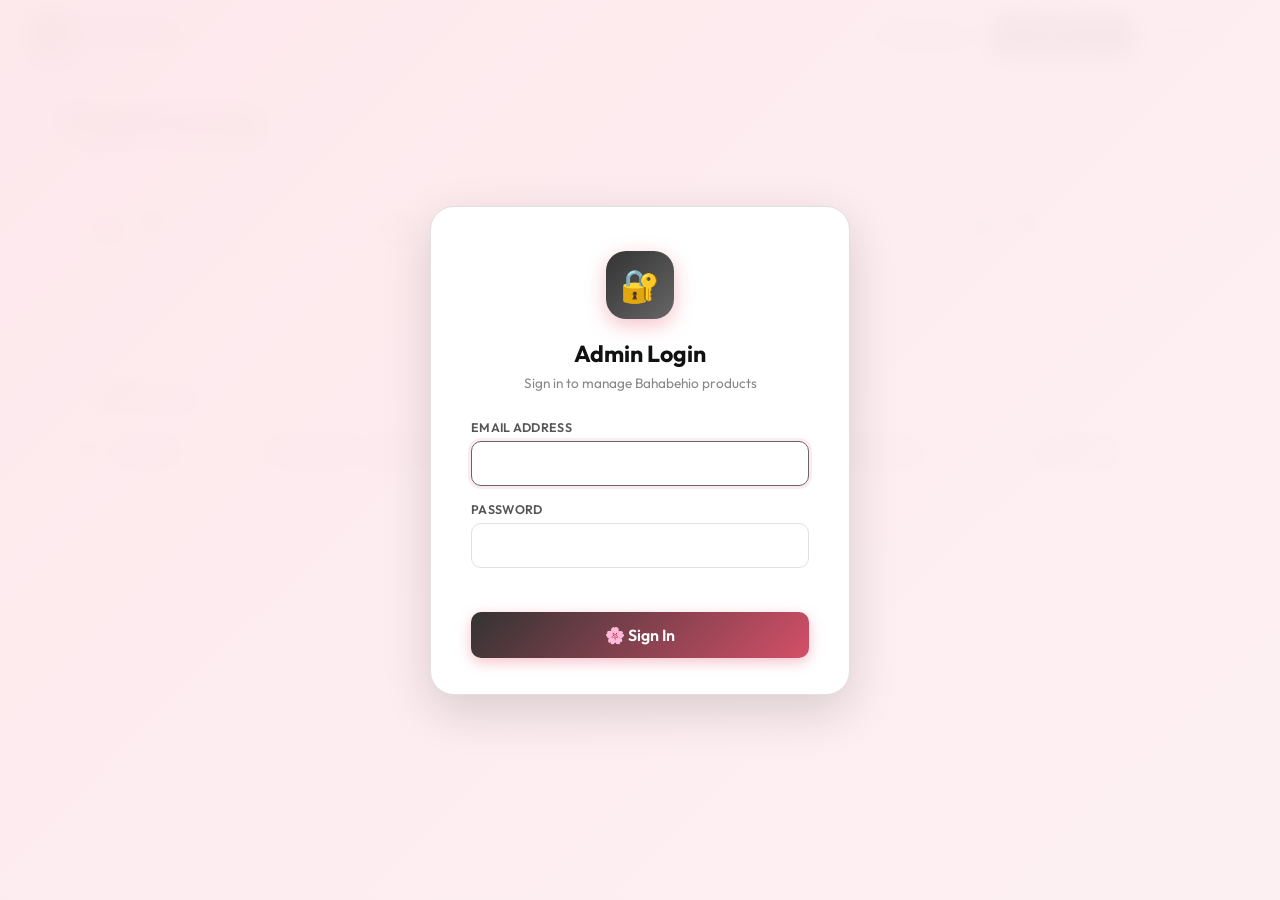
<file: admin.html>
<!DOCTYPE html>
<html lang="en" dir="ltr">

<head>
  <meta charset="UTF-8" />
  <meta name="viewport" content="width=device-width, initial-scale=1.0" />
  <title>Bahabehio — Product Dashboard</title>
  <meta name="description" content="Admin product management dashboard for Bahabehio skincare brand." />
  <link rel="preconnect" href="https://fonts.googleapis.com" />
  <link rel="preconnect" href="https://fonts.gstatic.com" crossorigin />
  <link
    href="https://fonts.googleapis.com/css2?family=Outfit:wght@300;400;500;600;700&family=Tajawal:wght@300;400;500;700&display=swap"
    rel="stylesheet" />

  <style>
    /* ── Reset & Tokens ─────────────────────────────────────────── */
    *,
    *::before,
    *::after {
      box-sizing: border-box;
      margin: 0;
      padding: 0;
    }

    :root {
      --rose: #333333;
      --rose-light: #666666;
      --rose-pale: #e6e6e6;
      --blush: #f4f4f5;
      --gold: #555555;
      --gold-light: #d4d4d4;
      --white: #ffffff;
      --surface: #ffffff;
      --border: #e0e0e0;
      --text-dark: #111111;
      --text-mid: #555555;
      --text-soft: #888888;
      --shadow-sm: 0 2px 8px rgba(0, 0, 0, 0.05);
      --shadow-md: 0 6px 24px rgba(0, 0, 0, 0.1);
      --shadow-lg: 0 16px 48px rgba(0, 0, 0, 0.15);
      --radius-sm: 10px;
      --radius-md: 16px;
      --radius-lg: 24px;
      --font-en: 'Outfit', sans-serif;
      --font-ar: 'Tajawal', sans-serif;
      --transition: .22s cubic-bezier(.4, 0, .2, 1);
    }

    html {
      scroll-behavior: smooth;
    }

    body {
      font-family: var(--font-en);
      background: var(--blush);
      color: var(--text-dark);
      min-height: 100vh;
      background-image:
        radial-gradient(ellipse 60% 40% at 10% 0%, rgba(100, 100, 100, .07) 0%, transparent 70%),
        radial-gradient(ellipse 50% 35% at 90% 100%, rgba(150, 150, 150, .06) 0%, transparent 70%);
    }

    /* ── Scrollbar ──────────────────────────────────────────────── */
    ::-webkit-scrollbar {
      width: 6px;
    }

    ::-webkit-scrollbar-track {
      background: var(--blush);
    }

    ::-webkit-scrollbar-thumb {
      background: var(--rose-light);
      border-radius: 99px;
    }

    /* ── Header ─────────────────────────────────────────────────── */
    .site-header {
      position: sticky;
      top: 0;
      z-index: 100;
      background: rgba(255, 255, 255, 0.82);
      backdrop-filter: blur(18px);
      -webkit-backdrop-filter: blur(18px);
      border-bottom: 1.5px solid var(--border);
      box-shadow: var(--shadow-sm);
      padding: 0 32px;
      height: 72px;
      display: flex;
      align-items: center;
      justify-content: space-between;
      gap: 16px;
    }

    .brand {
      display: flex;
      align-items: center;
      gap: 12px;
      text-decoration: none;
    }

    .brand-icon {
      width: 42px;
      height: 42px;
      background: linear-gradient(135deg, var(--rose) 0%, var(--rose-light) 100%);
      border-radius: 12px;
      display: flex;
      align-items: center;
      justify-content: center;
      font-size: 20px;
      box-shadow: 0 4px 12px rgba(0, 0, 0, .15);
      flex-shrink: 0;
    }

    .brand-text {
      display: flex;
      flex-direction: column;
      line-height: 1.1;
    }

    .brand-name {
      font-size: 1.25rem;
      font-weight: 700;
      color: var(--rose);
      letter-spacing: -.3px;
    }

    .brand-sub {
      font-size: .68rem;
      font-weight: 400;
      color: var(--text-soft);
      letter-spacing: .8px;
      text-transform: uppercase;
    }

    .header-right {
      display: flex;
      align-items: center;
      gap: 14px;
    }

    .badge {
      display: inline-flex;
      align-items: center;
      gap: 6px;
      padding: 6px 14px;
      background: var(--rose-pale);
      border: 1.5px solid var(--rose-light);
      border-radius: 99px;
      font-size: .82rem;
      font-weight: 600;
      color: var(--rose);
    }

    .badge-dot {
      width: 7px;
      height: 7px;
      background: var(--rose);
      border-radius: 50%;
      animation: pulse 2s ease-in-out infinite;
    }

    @keyframes pulse {

      0%,
      100% {
        opacity: 1;
        transform: scale(1);
      }

      50% {
        opacity: .5;
        transform: scale(.7);
      }
    }

    /* ── Buttons ─────────────────────────────────────────────────── */
    .btn {
      display: inline-flex;
      align-items: center;
      gap: 7px;
      padding: 10px 22px;
      border: none;
      border-radius: var(--radius-sm);
      font-family: var(--font-en);
      font-size: .88rem;
      font-weight: 600;
      cursor: pointer;
      transition: var(--transition);
      white-space: nowrap;
    }

    .btn:active {
      transform: scale(.97);
    }

    .btn-primary {
      background: linear-gradient(135deg, var(--rose) 0%, #111111 100%);
      color: var(--white);
      box-shadow: 0 4px 14px rgba(0, 0, 0, .20);
    }

    .btn-primary:hover {
      box-shadow: 0 6px 20px rgba(0, 0, 0, .30);
      transform: translateY(-1px);
    }

    .btn-edit {
      background: var(--gold-light);
      color: var(--gold);
      border: 1.5px solid var(--border);
      padding: 7px 14px;
      font-size: .8rem;
      border-radius: 8px;
    }

    .btn-edit:hover {
      background: var(--gold);
      color: var(--white);
      border-color: var(--gold);
      transform: translateY(-1px);
    }

    .btn-delete {
      background: #f5f5f5;
      color: #555555;
      border: 1.5px solid var(--border);
      padding: 7px 14px;
      font-size: .8rem;
      border-radius: 8px;
    }

    .btn-delete:hover {
      background: #e0e0e0;
      color: #111111;
      border-color: #cccccc;
      transform: translateY(-1px);
    }

    .btn-ghost {
      background: transparent;
      color: var(--text-mid);
      border: 1.5px solid var(--border);
    }

    .btn-ghost:hover {
      background: var(--rose-pale);
      border-color: var(--rose-light);
      color: var(--rose);
    }

    /* ── Main Layout ─────────────────────────────────────────────── */
    .main {
      max-width: 1200px;
      margin: 0 auto;
      padding: 32px 24px 60px;
    }

    /* ── Page Title Bar ──────────────────────────────────────────── */
    .page-titlebar {
      display: flex;
      align-items: flex-end;
      justify-content: space-between;
      flex-wrap: wrap;
      gap: 16px;
      margin-bottom: 28px;
    }

    .page-title {
      font-size: 1.65rem;
      font-weight: 700;
      color: var(--text-dark);
      letter-spacing: -.4px;
    }

    .page-title span {
      color: var(--rose);
    }

    .page-sub {
      font-size: .85rem;
      color: var(--text-soft);
      margin-top: 4px;
    }

    /* ── Search Bar ──────────────────────────────────────────────── */
    .search-wrap {
      position: relative;
      margin-bottom: 24px;
    }

    .search-icon {
      position: absolute;
      left: 16px;
      top: 50%;
      transform: translateY(-50%);
      color: var(--text-soft);
      font-size: 1rem;
      pointer-events: none;
    }

    #searchInput {
      width: 100%;
      padding: 13px 18px 13px 44px;
      background: var(--white);
      border: 1.5px solid var(--border);
      border-radius: var(--radius-md);
      font-family: var(--font-en);
      font-size: .95rem;
      color: var(--text-dark);
      box-shadow: var(--shadow-sm);
      transition: var(--transition);
      outline: none;
    }

    #searchInput::placeholder {
      color: var(--text-soft);
    }

    #searchInput:focus {
      border-color: var(--rose-light);
      box-shadow: 0 0 0 4px rgba(0, 0, 0, .05), var(--shadow-sm);
    }

    .search-clear {
      position: absolute;
      right: 14px;
      top: 50%;
      transform: translateY(-50%);
      background: var(--rose-pale);
      border: none;
      color: var(--rose);
      width: 26px;
      height: 26px;
      border-radius: 50%;
      cursor: pointer;
      font-size: .9rem;
      display: none;
      align-items: center;
      justify-content: center;
      transition: var(--transition);
    }

    .search-clear:hover {
      background: var(--rose);
      color: var(--white);
    }

    .search-clear.visible {
      display: flex;
    }

    /* ── Stats Row ───────────────────────────────────────────────── */
    .stats-row {
      display: grid;
      grid-template-columns: repeat(auto-fit, minmax(160px, 1fr));
      gap: 14px;
      margin-bottom: 28px;
    }

    .stat-card {
      background: var(--white);
      border: 1.5px solid var(--border);
      border-radius: var(--radius-md);
      padding: 18px 20px;
      box-shadow: var(--shadow-sm);
      display: flex;
      align-items: center;
      gap: 14px;
      transition: var(--transition);
    }

    .stat-card:hover {
      box-shadow: var(--shadow-md);
      transform: translateY(-2px);
    }

    .stat-icon {
      width: 44px;
      height: 44px;
      border-radius: 12px;
      display: flex;
      align-items: center;
      justify-content: center;
      font-size: 1.25rem;
      flex-shrink: 0;
    }

    .stat-icon.rose {
      background: var(--rose-pale);
    }

    .stat-icon.gold {
      background: var(--gold-light);
    }

    .stat-icon.green {
      background: #f0f0f0;
    }

    .stat-val {
      font-size: 1.5rem;
      font-weight: 700;
      color: var(--text-dark);
      line-height: 1;
    }

    .stat-lbl {
      font-size: .75rem;
      color: var(--text-soft);
      margin-top: 3px;
      font-weight: 500;
    }

    /* ── Table Card ──────────────────────────────────────────────── */
    .table-card {
      background: var(--white);
      border: 1.5px solid var(--border);
      border-radius: var(--radius-lg);
      box-shadow: var(--shadow-md);
      overflow: hidden;
    }

    .table-header-bar {
      display: flex;
      align-items: center;
      justify-content: space-between;
      padding: 18px 24px;
      border-bottom: 1.5px solid var(--border);
      background: linear-gradient(90deg, rgba(240, 240, 240, .8) 0%, var(--white) 100%);
    }

    .table-title {
      font-size: 1rem;
      font-weight: 600;
      color: var(--text-dark);
    }

    .table-count {
      font-size: .8rem;
      color: var(--text-soft);
    }

    .table-wrapper {
      overflow-x: auto;
    }

    table {
      width: 100%;
      border-collapse: collapse;
      font-size: .875rem;
    }

    thead tr {
      background: var(--rose-pale);
    }

    thead th {
      padding: 14px 16px;
      text-align: left;
      font-weight: 600;
      font-size: .78rem;
      letter-spacing: .5px;
      text-transform: uppercase;
      color: var(--rose);
      white-space: nowrap;
      border-bottom: 1.5px solid var(--border);
    }

    thead th:first-child {
      border-radius: 0;
    }

    tbody tr {
      border-bottom: 1px solid var(--border);
      transition: var(--transition);
    }

    tbody tr:last-child {
      border-bottom: none;
    }

    tbody tr:hover {
      background: var(--blush);
    }

    td {
      padding: 12px 16px;
      vertical-align: middle;
      color: var(--text-dark);
    }

    .td-num {
      width: 44px;
      font-size: .8rem;
      font-weight: 600;
      color: var(--text-soft);
    }

    .prod-img-wrap {
      width: 52px;
      height: 52px;
      border-radius: 10px;
      overflow: hidden;
      border: 2px solid var(--border);
      flex-shrink: 0;
      background: var(--blush);
    }

    .prod-img-wrap img {
      width: 100%;
      height: 100%;
      object-fit: cover;
      transition: var(--transition);
    }

    tbody tr:hover .prod-img-wrap img {
      transform: scale(1.08);
    }

    .img-placeholder {
      width: 100%;
      height: 100%;
      display: flex;
      align-items: center;
      justify-content: center;
      font-size: 1.4rem;
      background: var(--rose-pale);
    }

    .name-en {
      font-weight: 600;
      color: var(--text-dark);
    }

    .name-ar {
      font-family: var(--font-ar);
      font-size: .82rem;
      color: var(--text-soft);
      margin-top: 2px;
      direction: rtl;
    }

    .price-badge {
      display: inline-flex;
      align-items: center;
      gap: 3px;
      padding: 4px 10px;
      background: var(--gold-light);
      color: var(--gold);
      border-radius: 99px;
      font-size: .82rem;
      font-weight: 700;
      white-space: nowrap;
    }

    .actions-cell {
      display: flex;
      gap: 7px;
      align-items: center;
      flex-wrap: wrap;
    }

    /* ── Empty / No results ──────────────────────────────────────── */
    .empty-state {
      display: none;
      flex-direction: column;
      align-items: center;
      justify-content: center;
      padding: 56px 24px;
      gap: 12px;
    }

    .empty-state.visible {
      display: flex;
    }

    .empty-emoji {
      font-size: 3rem;
    }

    .empty-title {
      font-size: 1.1rem;
      font-weight: 600;
      color: var(--text-mid);
    }

    .empty-sub {
      font-size: .85rem;
      color: var(--text-soft);
    }

    /* ── Modal Backdrop ──────────────────────────────────────────── */
    .modal-backdrop {
      position: fixed;
      inset: 0;
      background: rgba(30, 30, 30, .4);
      backdrop-filter: blur(6px);
      -webkit-backdrop-filter: blur(6px);
      z-index: 200;
      display: flex;
      align-items: center;
      justify-content: center;
      padding: 20px;
      opacity: 0;
      pointer-events: none;
      transition: opacity var(--transition);
    }

    .modal-backdrop.open {
      opacity: 1;
      pointer-events: all;
    }

    .modal {
      background: var(--white);
      border-radius: var(--radius-lg);
      box-shadow: var(--shadow-lg);
      width: 100%;
      max-width: 560px;
      max-height: 92vh;
      overflow-y: auto;
      transform: translateY(30px) scale(.97);
      transition: transform var(--transition);
      border: 1.5px solid var(--border);
    }

    .modal-backdrop.open .modal {
      transform: translateY(0) scale(1);
    }

    .modal-header {
      display: flex;
      align-items: center;
      justify-content: space-between;
      padding: 22px 28px 18px;
      border-bottom: 1.5px solid var(--border);
      background: linear-gradient(135deg, var(--rose-pale) 0%, var(--white) 100%);
      border-radius: var(--radius-lg) var(--radius-lg) 0 0;
    }

    .modal-title {
      font-size: 1.1rem;
      font-weight: 700;
      color: var(--text-dark);
      display: flex;
      align-items: center;
      gap: 10px;
    }

    .modal-title-icon {
      width: 36px;
      height: 36px;
      background: linear-gradient(135deg, var(--rose), var(--rose-light));
      border-radius: 10px;
      display: flex;
      align-items: center;
      justify-content: center;
      font-size: 1rem;
      color: var(--white);
    }

    .modal-close {
      width: 34px;
      height: 34px;
      background: none;
      border: 1.5px solid var(--border);
      border-radius: 50%;
      cursor: pointer;
      color: var(--text-soft);
      font-size: 1rem;
      display: flex;
      align-items: center;
      justify-content: center;
      transition: var(--transition);
    }

    .modal-close:hover {
      background: var(--rose);
      color: var(--white);
      border-color: var(--rose);
    }

    .modal-body {
      padding: 24px 28px;
    }

    /* ── Form ────────────────────────────────────────────────────── */
    .form-grid {
      display: grid;
      grid-template-columns: 1fr 1fr;
      gap: 16px;
    }

    .form-group {
      display: flex;
      flex-direction: column;
      gap: 6px;
    }

    .form-group.full {
      grid-column: 1 / -1;
    }

    label {
      font-size: .78rem;
      font-weight: 600;
      color: var(--text-mid);
      letter-spacing: .3px;
      text-transform: uppercase;
    }

    .form-input,
    .form-textarea {
      padding: 11px 14px;
      background: var(--surface);
      border: 1.5px solid var(--border);
      border-radius: var(--radius-sm);
      font-family: var(--font-en);
      font-size: .9rem;
      color: var(--text-dark);
      outline: none;
      transition: var(--transition);
    }

    .form-textarea {
      resize: vertical;
      min-height: 90px;
      line-height: 1.5;
    }

    .form-input:focus,
    .form-textarea:focus {
      border-color: var(--rose-light);
      background: var(--white);
      box-shadow: 0 0 0 3px rgba(232, 99, 122, .10);
    }

    .form-input.ar,
    .form-textarea.ar {
      font-family: var(--font-ar);
      direction: rtl;
    }

    .img-preview-wrap {
      display: flex;
      align-items: center;
      gap: 12px;
      margin-top: 8px;
    }

    #imgPreview {
      width: 56px;
      height: 56px;
      border-radius: 10px;
      object-fit: cover;
      border: 2px solid var(--border);
      display: none;
      background: var(--blush);
    }

    #imgPreview.visible {
      display: block;
    }

    .modal-footer {
      display: flex;
      justify-content: flex-end;
      gap: 10px;
      padding: 18px 28px 24px;
      border-top: 1.5px solid var(--border);
    }

    /* ── Confirm Dialog ──────────────────────────────────────────── */
    .confirm-box {
      background: var(--white);
      border-radius: var(--radius-lg);
      box-shadow: var(--shadow-lg);
      width: 100%;
      max-width: 380px;
      padding: 32px 28px 24px;
      text-align: center;
      transform: scale(.9);
      transition: transform var(--transition);
      border: 1.5px solid var(--border);
    }

    .modal-backdrop.open .confirm-box {
      transform: scale(1);
    }

    .confirm-icon {
      font-size: 3rem;
      margin-bottom: 14px;
    }

    .confirm-title {
      font-size: 1.15rem;
      font-weight: 700;
      color: var(--text-dark);
      margin-bottom: 8px;
    }

    .confirm-msg {
      font-size: .88rem;
      color: var(--text-soft);
      margin-bottom: 24px;
      line-height: 1.5;
    }

    .confirm-actions {
      display: flex;
      gap: 10px;
      justify-content: center;
    }

    /* ── Toast ───────────────────────────────────────────────────── */
    .toast-container {
      position: fixed;
      bottom: 28px;
      right: 28px;
      z-index: 500;
      display: flex;
      flex-direction: column;
      gap: 10px;
      pointer-events: none;
    }

    .toast {
      display: flex;
      align-items: center;
      gap: 10px;
      padding: 13px 20px;
      background: var(--text-dark);
      color: var(--white);
      border-radius: var(--radius-sm);
      font-size: .875rem;
      font-weight: 500;
      box-shadow: var(--shadow-md);
      transform: translateX(110%);
      transition: transform .35s cubic-bezier(.4, 0, .2, 1);
      min-width: 220px;
      max-width: 320px;
    }

    .toast.show {
      transform: translateX(0);
    }

    .toast.success {
      border-left: 4px solid #55c78d;
    }

    .toast.error {
      border-left: 4px solid #e05370;
    }

    .toast.info {
      border-left: 4px solid var(--rose-light);
    }

    /* ── Responsive ──────────────────────────────────────────────── */
    @media (max-width: 768px) {
      .site-header {
        padding: 0 18px;
        height: 64px;
      }

      .brand-sub,
      .badge {
        display: none;
      }

      .main {
        padding: 20px 14px 48px;
      }

      .page-titlebar {
        gap: 10px;
      }

      .page-title {
        font-size: 1.3rem;
      }

      .stats-row {
        grid-template-columns: 1fr 1fr;
      }

      thead th:nth-child(4),
      td:nth-child(4) {
        display: none;
      }

      /* hide AR col on small screens */
      .form-grid {
        grid-template-columns: 1fr;
      }

      .modal-body,
      .modal-header,
      .modal-footer {
        padding-left: 18px;
        padding-right: 18px;
      }

      .toast-container {
        right: 14px;
        bottom: 14px;
      }
    }

    @media (max-width: 480px) {

      thead th:nth-child(3),
      td:nth-child(3) {
        display: none;
      }

      /* hide EN col on very small */
    }

    /* ── Login Overlay ───────────────────────────────────────────── */
    .login-overlay {
      position: fixed;
      inset: 0;
      background: linear-gradient(135deg, rgba(253, 232, 236, .97) 0%, rgba(253, 240, 243, .97) 100%);
      backdrop-filter: blur(12px);
      -webkit-backdrop-filter: blur(12px);
      z-index: 999;
      display: flex;
      align-items: center;
      justify-content: center;
      padding: 20px;
      transition: opacity .35s ease;
    }

    .login-overlay.hidden {
      opacity: 0;
      pointer-events: none;
    }

    .login-card {
      background: var(--white);
      border-radius: var(--radius-lg);
      box-shadow: var(--shadow-lg);
      border: 1.5px solid var(--border);
      width: 100%;
      max-width: 420px;
      padding: 44px 40px 36px;
      text-align: center;
      animation: slideUp .45s cubic-bezier(.4, 0, .2, 1);
    }

    @keyframes slideUp {
      from {
        transform: translateY(40px);
        opacity: 0;
      }

      to {
        transform: translateY(0);
        opacity: 1;
      }
    }

    .login-icon {
      width: 68px;
      height: 68px;
      background: linear-gradient(135deg, var(--rose) 0%, var(--rose-light) 100%);
      border-radius: 20px;
      display: flex;
      align-items: center;
      justify-content: center;
      font-size: 2rem;
      margin: 0 auto 20px;
      box-shadow: 0 6px 20px rgba(232, 99, 122, .40);
    }

    .login-title {
      font-size: 1.45rem;
      font-weight: 700;
      color: var(--text-dark);
      margin-bottom: 6px;
    }

    .login-sub {
      font-size: .85rem;
      color: var(--text-soft);
      margin-bottom: 28px;
    }

    .login-form {
      text-align: left;
    }

    .login-field {
      margin-bottom: 16px;
    }

    .login-field label {
      display: block;
      font-size: .78rem;
      font-weight: 600;
      color: var(--text-mid);
      letter-spacing: .3px;
      text-transform: uppercase;
      margin-bottom: 6px;
    }

    .login-field input {
      width: 100%;
      padding: 12px 16px;
      background: var(--surface);
      border: 1.5px solid var(--border);
      border-radius: var(--radius-sm);
      font-family: var(--font-en);
      font-size: .95rem;
      color: var(--text-dark);
      outline: none;
      transition: var(--transition);
    }

    .login-field input:focus {
      border-color: var(--rose-light);
      background: var(--white);
      box-shadow: 0 0 0 3px rgba(232, 99, 122, .12);
    }

    .login-btn {
      width: 100%;
      padding: 13px;
      margin-top: 8px;
      background: linear-gradient(135deg, var(--rose) 0%, #d44f68 100%);
      color: var(--white);
      border: none;
      border-radius: var(--radius-sm);
      font-family: var(--font-en);
      font-size: 1rem;
      font-weight: 600;
      cursor: pointer;
      transition: var(--transition);
      box-shadow: 0 4px 14px rgba(232, 99, 122, .40);
    }

    .login-btn:hover {
      box-shadow: 0 6px 20px rgba(232, 99, 122, .55);
      transform: translateY(-1px);
    }

    .login-error {
      color: #e05370;
      font-size: .82rem;
      margin-top: 10px;
      min-height: 20px;
      font-weight: 500;
    }

    .btn-logout {
      background: #fff0f2;
      color: #e05370;
      border: 1.5px solid rgba(224, 83, 112, .25);
      padding: 8px 18px;
      border-radius: var(--radius-sm);
      font-family: var(--font-en);
      font-size: .83rem;
      font-weight: 600;
      cursor: pointer;
      transition: var(--transition);
    }

    .btn-logout:hover {
      background: #e05370;
      color: var(--white);
      border-color: #e05370;
    }
  </style>
</head>

<body>

  <!-- Database layer and shared product store -->
  <script src="db.js"></script>
  <script src="products.js"></script>

  <!-- ════════════════════════════════════ LOGIN OVERLAY ══════════════ -->
  <div class="login-overlay" id="loginOverlay">
    <div class="login-card">
      <div class="login-icon">🔐</div>
      <div class="login-title">Admin Login</div>
      <div class="login-sub">Sign in to manage Bahabehio products</div>
      <form class="login-form" onsubmit="handleLogin(event)" novalidate>
        <div class="login-field">
          <label for="loginEmail">Email Address</label>
          <input type="email" id="loginEmail" autocomplete="email" required />
        </div>
        <div class="login-field">
          <label for="loginPassword">Password</label>
          <input type="password" id="loginPassword" autocomplete="current-password" required />
        </div>
        <div class="login-error" id="loginError"></div>
        <button type="submit" class="login-btn">🌸 Sign In</button>
      </form>
    </div>
  </div>

  <!-- ════════════════════════════════════ HEADER ═══════════════════════ -->
  <header class="site-header">
    <a class="brand" href="index.html">
      <div class="brand-icon">🌸</div>
      <div class="brand-text">
        <span class="brand-name">Bahabehio</span>
        <span class="brand-sub">Admin Dashboard</span>
      </div>
    </a>
    <div class="header-right">
      <div class="badge" id="headerBadge">
        <div class="badge-dot"></div>
        <span id="headerCount">0</span> Products
      </div>
      <button class="btn btn-primary" id="addProductBtn" onclick="openAddModal()">
        ＋ Add Product
      </button>
      <button class="btn-logout" onclick="handleLogout()" title="Sign out">🚪 Logout</button>
    </div>
  </header>

  <!-- ════════════════════════════════════ MAIN ════════════════════════ -->
  <main class="main">

    <!-- Page Title -->
    <div class="page-titlebar">
      <div>
        <h1 class="page-title">Product <span>Catalog</span></h1>
        <p class="page-sub">Manage your skincare products — add, edit, or remove items</p>
      </div>
    </div>

    <!-- Stats -->
    <div class="stats-row" id="statsRow">
      <div class="stat-card">
        <div class="stat-icon rose">🛍️</div>
        <div>
          <div class="stat-val" id="statTotal">11</div>
          <div class="stat-lbl">Total Products</div>
        </div>
      </div>
      <div class="stat-card">
        <div class="stat-icon gold">💰</div>
        <div>
          <div class="stat-val" id="statAvg">—</div>
          <div class="stat-lbl">Avg Price (LE)</div>
        </div>
      </div>
      <div class="stat-card">
        <div class="stat-icon green">📈</div>
        <div>
          <div class="stat-val" id="statMax">—</div>
          <div class="stat-lbl">Highest Price</div>
        </div>
      </div>
      <div class="stat-card">
        <div class="stat-icon rose">🔍</div>
        <div>
          <div class="stat-val" id="statFiltered">11</div>
          <div class="stat-lbl">Showing</div>
        </div>
      </div>
    </div>

    <!-- Search -->
    <div class="search-wrap">
      <span class="search-icon">🔍</span>
      <input type="text" id="searchInput" placeholder="Search products by English or Arabic name…"
        oninput="onSearch(this.value)" autocomplete="off" />
      <button class="search-clear" id="searchClear" onclick="clearSearch()" title="Clear search">✕</button>
    </div>

    <!-- Table Card -->
    <div class="table-card">
      <div class="table-header-bar">
        <div class="table-title">🌿 All Products</div>
        <div class="table-count" id="tableCount">Showing all 11 products</div>
      </div>

      <div class="table-wrapper">
        <table id="productTable">
          <thead>
            <tr>
              <th class="td-num">#</th>
              <th>Image</th>
              <th>Name (EN) — الاسم (AR)</th>
              <th>Name (AR)</th>
              <th>Price (LE)</th>
              <th>Actions</th>
            </tr>
          </thead>
          <tbody id="productTbody"></tbody>
        </table>

        <!-- Empty State -->
        <div class="empty-state" id="emptyState">
          <div class="empty-emoji">🌸</div>
          <div class="empty-title">No products found</div>
          <div class="empty-sub">Try a different search term or add a new product.</div>
        </div>
      </div>
    </div>

  </main>

  <!-- ════════════════════════════════════ ADD / EDIT MODAL ════════════ -->
  <div class="modal-backdrop" id="productModal" onclick="handleBackdropClick(event)">
    <div class="modal" role="dialog" aria-modal="true" aria-labelledby="modalTitle">

      <div class="modal-header">
        <div class="modal-title">
          <div class="modal-title-icon" id="modalIcon">＋</div>
          <span id="modalTitle">Add Product</span>
        </div>
        <button class="modal-close" onclick="closeModal()" aria-label="Close">✕</button>
      </div>

      <div class="modal-body">
        <form id="productForm" onsubmit="handleFormSubmit(event)" novalidate>
          <input type="hidden" id="editId" value="" />

          <div class="form-grid">

            <div class="form-group">
              <label for="fNameEn">Name (English) *</label>
              <input type="text" id="fNameEn" class="form-input" placeholder="e.g. Lip Balm" required />
            </div>

            <div class="form-group">
              <label for="fNameAr">الاسم (عربي) *</label>
              <input type="text" id="fNameAr" class="form-input ar" placeholder="مثال: ليپ بالم" required dir="rtl" />
            </div>

            <div class="form-group">
              <label for="fPrice">Price (LE) *</label>
              <input type="number" id="fPrice" class="form-input" placeholder="e.g. 100" min="0" required />
            </div>

            <div class="form-group">
              <label for="fImageFile">Upload Image</label>
              <input type="file" id="fImageFile" class="form-input" accept="image/*"
                onchange="handleImageSelection(this)" />
              <div style="font-size:.8rem;color:var(--text-soft);margin-top:6px">Choose a photo from your computer. It will be stored in this browser for the product.</div>
            </div>

            <div class="form-group full">
              <div class="img-preview-wrap">
                <img id="imgPreview" alt="Preview" />
                <span style="font-size:.8rem;color:var(--text-soft)">Image preview (must be in same folder)</span>
              </div>
            </div>

            <div class="form-group full">
              <label for="fDescEn">Description (English)</label>
              <textarea id="fDescEn" class="form-textarea" placeholder="Enter English description…"></textarea>
            </div>

            <div class="form-group full">
              <label for="fDescAr">الوصف (عربي)</label>
              <textarea id="fDescAr" class="form-textarea ar" placeholder="أدخل الوصف بالعربي…" dir="rtl"></textarea>
            </div>

          </div><!-- /form-grid -->
        </form>
      </div>

      <div class="modal-footer">
        <button class="btn btn-ghost" onclick="closeModal()">Cancel</button>
        <button class="btn btn-primary" onclick="document.getElementById('productForm').requestSubmit()">
          <span id="submitBtnText">Save Product</span>
        </button>
      </div>

    </div>
  </div>

  <!-- ════════════════════════════════════ CONFIRM DIALOG ══════════════ -->
  <div class="modal-backdrop" id="confirmModal" onclick="handleConfirmBackdrop(event)">
    <div class="confirm-box" role="dialog" aria-modal="true">
      <div class="confirm-icon">🗑️</div>
      <div class="confirm-title">Delete Product?</div>
      <div class="confirm-msg" id="confirmMsg">This action cannot be undone. The product will be permanently removed.
      </div>
      <div class="confirm-actions">
        <button class="btn btn-ghost" onclick="closeConfirm()">Keep It</button>
        <button class="btn btn-delete" id="confirmDeleteBtn" onclick="confirmDelete()">Yes, Delete</button>
      </div>
    </div>
  </div>

  <!-- ════════════════════════════════════ TOAST ═══════════════════════ -->
  <div class="toast-container" id="toastContainer"></div>


  <!-- ════════════════════════════════════ JAVASCRIPT ══════════════════ -->
  <script>
    /* ── Product Data (from localStorage via products.js) ───────────── */
    var prodacts = DC_getProducts();

    /* ── State ───────────────────────────────────────────────────────── */
    var searchTerm = '';
    var pendingDeleteId = null;
    var pendingImageData = '';

    /* ── Render Table ────────────────────────────────────────────────── */
    function renderTable() {
      var tbody = document.getElementById('productTbody');
      var empty = document.getElementById('emptyState');
      var tableEl = document.getElementById('productTable');

      var filtered = prodacts.filter(function (p) {
        if (!searchTerm) return true;
        var q = searchTerm.toLowerCase();
        return p.nameEn.toLowerCase().includes(q) || p.nameAr.includes(searchTerm);
      });

      tbody.innerHTML = '';

      if (filtered.length === 0) {
        tableEl.style.display = 'none';
        empty.classList.add('visible');
      } else {
        tableEl.style.display = '';
        empty.classList.remove('visible');

        filtered.forEach(function (p, idx) {
          var row = document.createElement('tr');
          row.id = 'row-' + p.id;

          row.innerHTML =
            '<td class="td-num">' + (idx + 1) + '</td>' +
            '<td>' + buildImgCell(p) + '</td>' +
            '<td><div class="name-en">' + esc(p.nameEn) + '</div><div class="name-ar">' + esc(p.nameAr) + '</div></td>' +
            '<td style="font-family:var(--font-ar);direction:rtl">' + esc(p.nameAr) + '</td>' +
            '<td><span class="price-badge">💰 ' + p.price + ' LE</span></td>' +
            '<td><div class="actions-cell">' +
            '<button class="btn btn-edit" onclick="openEditModal(' + p.id + ')">✏️ Edit</button>' +
            '<button class="btn btn-delete" onclick="openConfirmDelete(' + p.id + ')">🗑️ Delete</button>' +
            '</div></td>';

          tbody.appendChild(row);
        });
      }

      updateStats(filtered);
    }

    function buildImgCell(p) {
      if (p.image) {
        return '<div class="prod-img-wrap"><img src="' + esc(p.image) + '" alt="' + esc(p.nameEn) + '" onerror="this.parentNode.innerHTML=\'<div class=&quot;img-placeholder&quot;>🌸</div>\'"/></div>';
      }
      return '<div class="prod-img-wrap"><div class="img-placeholder">🌸</div></div>';
    }

    function esc(str) {
      return String(str || '')
        .replace(/&/g, '&amp;')
        .replace(/</g, '&lt;')
        .replace(/>/g, '&gt;')
        .replace(/"/g, '&quot;')
        .replace(/'/g, '&#39;');
    }

    /* ── Stats ───────────────────────────────────────────────────────── */
    function updateStats(filtered) {
      var total = prodacts.length;
      var showing = filtered.length;
      var prices = prodacts.map(function (p) { return p.price; });
      var avg = prices.length ? Math.round(prices.reduce(function (a, b) { return a + b; }, 0) / prices.length) : 0;
      var max = prices.length ? Math.max.apply(null, prices) : 0;

      document.getElementById('statTotal').textContent = total;
      document.getElementById('statAvg').textContent = avg;
      document.getElementById('statMax').textContent = max;
      document.getElementById('statFiltered').textContent = showing;
      document.getElementById('headerCount').textContent = total;
      document.getElementById('tableCount').textContent =
        searchTerm
          ? 'Showing ' + showing + ' of ' + total + ' products'
          : 'Showing all ' + total + ' products';
    }

    /* ── Search ──────────────────────────────────────────────────────── */
    function onSearch(val) {
      searchTerm = val.trim();
      document.getElementById('searchClear').classList.toggle('visible', searchTerm.length > 0);
      renderTable();
    }

    function clearSearch() {
      document.getElementById('searchInput').value = '';
      onSearch('');
      document.getElementById('searchInput').focus();
    }

    /* ── Modal Helpers ───────────────────────────────────────────────── */
    function openModal(title, icon) {
      document.getElementById('modalTitle').textContent = title;
      document.getElementById('modalIcon').textContent = icon;
      document.getElementById('submitBtnText').textContent = 'Save Product';
      document.getElementById('productModal').classList.add('open');
      document.body.style.overflow = 'hidden';
      setTimeout(function () { document.getElementById('fNameEn').focus(); }, 150);
    }

    function closeModal() {
      document.getElementById('productModal').classList.remove('open');
      document.body.style.overflow = '';
      resetForm();
    }

    function handleBackdropClick(e) {
      if (e.target === document.getElementById('productModal')) closeModal();
    }

    function resetForm() {
      document.getElementById('productForm').reset();
      document.getElementById('editId').value = '';
      pendingImageData = '';
      var prev = document.getElementById('imgPreview');
      prev.src = '';
      prev.classList.remove('visible');
    }

    /* ── Add Modal ───────────────────────────────────────────────────── */
    function openAddModal() {
      resetForm();
      openModal('Add New Product', '＋');
    }

    /* ── Edit Modal ──────────────────────────────────────────────────── */
    function openEditModal(id) {
      var p = prodacts.find(function (x) { return x.id === id; });
      if (!p) return;

      document.getElementById('editId').value = id;
      document.getElementById('fNameEn').value = p.nameEn;
      document.getElementById('fNameAr').value = p.nameAr;
      document.getElementById('fPrice').value = p.price;
      document.getElementById('fDescEn').value = p.descEn || '';
      document.getElementById('fDescAr').value = p.descAr || '';
      pendingImageData = p.imageData || p.image || '';
      previewImage(pendingImageData);

      openModal('Edit Product', '✏️');
      document.getElementById('submitBtnText').textContent = 'Update Product';
    }

    /* ── Image Preview ───────────────────────────────────────────────── */
    function previewImage(filename) {
      var prev = document.getElementById('imgPreview');
      if (!filename || !String(filename).trim()) {
        prev.src = '';
        prev.classList.remove('visible');
        return;
      }
      prev.src = String(filename).trim();
      prev.classList.add('visible');
      prev.onerror = function () { prev.classList.remove('visible'); prev.src = ''; };
    }

    function handleImageSelection(input) {
      var file = input.files && input.files[0];
      if (!file) {
        pendingImageData = '';
        previewImage('');
        return;
      }

      if (window.BahabehioDB && typeof window.BahabehioDB.fileToBase64 === 'function') {
        window.BahabehioDB.fileToBase64(file, function (err, dataUrl) {
          if (err) {
            showToast('⚠️ Could not read the selected image.', 'error');
            return;
          }
          pendingImageData = dataUrl;
          previewImage(dataUrl);
          showToast('📸 Image ready to save.', 'success');
        });
      } else {
        pendingImageData = '';
        previewImage('');
        showToast('⚠️ This browser cannot upload images right now.', 'error');
      }
    }

    /* ── Form Submit ─────────────────────────────────────────────────── */
    function handleFormSubmit(e) {
      e.preventDefault();

      var nameEn = document.getElementById('fNameEn').value.trim();
      var nameAr = document.getElementById('fNameAr').value.trim();
      var price = parseFloat(document.getElementById('fPrice').value);
      var descEn = document.getElementById('fDescEn').value.trim();
      var descAr = document.getElementById('fDescAr').value.trim();
      var editId = document.getElementById('editId').value;
      var existingProduct = editId ? prodacts.find(function (p) { return p.id === parseInt(editId); }) : null;
      var image = pendingImageData || (existingProduct ? (existingProduct.imageData || existingProduct.image || '') : '');

      /* Validation */
      if (!nameEn || !nameAr || isNaN(price) || price < 0) {
        showToast('⚠️ Please fill in all required fields.', 'error');
        return;
      }

      if (editId) {
        /* UPDATE */
        var idx = prodacts.findIndex(function (p) { return p.id === parseInt(editId); });
        if (idx > -1) {
          prodacts[idx].nameEn = nameEn;
          prodacts[idx].nameAr = nameAr;
          prodacts[idx].price = price;
          prodacts[idx].image = image;
          prodacts[idx].imageData = image;
          prodacts[idx].descEn = descEn;
          prodacts[idx].descAr = descAr;
          DC_saveProducts(prodacts);
          showToast('✅ Product updated successfully!', 'success');
        }
      } else {
        /* ADD */
        prodacts.push({
          id: DC_getNextId(),
          nameEn: nameEn,
          nameAr: nameAr,
          price: price,
          image: image,
          imageData: image,
          descEn: descEn,
          descAr: descAr
        });
        DC_saveProducts(prodacts);
        showToast(' New product added!', 'success');
      }

      closeModal();
      renderTable();
    }

    /* ── Delete ──────────────────────────────────────────────────────── */
    function openConfirmDelete(id) {
      var p = prodacts.find(function (x) { return x.id === id; });
      if (!p) return;
      pendingDeleteId = id;
      document.getElementById('confirmMsg').textContent =
        '"' + p.nameEn + '" will be permanently deleted. This action cannot be undone.';
      document.getElementById('confirmModal').classList.add('open');
      document.body.style.overflow = 'hidden';
    }

    function closeConfirm() {
      pendingDeleteId = null;
      document.getElementById('confirmModal').classList.remove('open');
      document.body.style.overflow = '';
    }

    function handleConfirmBackdrop(e) {
      if (e.target === document.getElementById('confirmModal')) closeConfirm();
    }

    function confirmDelete() {
      if (pendingDeleteId === null) return;
      var idx = prodacts.findIndex(function (p) { return p.id === pendingDeleteId; });
      var name = prodacts[idx] ? prodacts[idx].nameEn : 'Product';
      if (idx > -1) prodacts.splice(idx, 1);
      DC_saveProducts(prodacts);
      closeConfirm();
      renderTable();
      showToast('🗑️ "' + name + '" deleted.', 'info');
    }

    /* ── Toast ───────────────────────────────────────────────────────── */
    function showToast(msg, type) {
      var container = document.getElementById('toastContainer');
      var toast = document.createElement('div');
      toast.className = 'toast ' + (type || '');
      toast.textContent = msg;
      container.appendChild(toast);

      requestAnimationFrame(function () {
        requestAnimationFrame(function () { toast.classList.add('show'); });
      });

      setTimeout(function () {
        toast.classList.remove('show');
        setTimeout(function () { container.removeChild(toast); }, 400);
      }, 3200);
    }

    /* ── Keyboard Shortcuts ──────────────────────────────────────────── */
    document.addEventListener('keydown', function (e) {
      if (e.key === 'Escape') {
        if (document.getElementById('productModal').classList.contains('open')) closeModal();
        if (document.getElementById('confirmModal').classList.contains('open')) closeConfirm();
      }
      /* Ctrl/Cmd + K — focus search */
      if ((e.ctrlKey || e.metaKey) && e.key === 'k') {
        e.preventDefault();
        document.getElementById('searchInput').focus();
      }
    });

    /* ── Login / Logout ─────────────────────────────────────────── */
    function handleLogin(e) {
      e.preventDefault();
      var email = document.getElementById('loginEmail').value.trim();
      var password = document.getElementById('loginPassword').value;
      var errEl = document.getElementById('loginError');
      if (DC_adminLogin(email, password)) {
        errEl.textContent = '';
        var overlay = document.getElementById('loginOverlay');
        overlay.classList.add('hidden');
        setTimeout(function () { overlay.style.display = 'none'; }, 360);
        // Reload products (they may have been updated since last session)
        prodacts = DC_getProducts();
        renderTable();
        showToast('🌸 Welcome back, Admin!', 'success');
      } else {
        errEl.textContent = '❌ Incorrect email or password. Please try again.';
        document.getElementById('loginPassword').value = '';
        document.getElementById('loginPassword').focus();
      }
    }

    function handleLogout() {
      DC_adminLogout();
      window.location.reload();
    }

    /* ── Init ────────────────────────────────────────────────────────── */
    document.addEventListener('DOMContentLoaded', function () {
      if (DC_isAdminLoggedIn()) {
        // Already logged in — hide overlay immediately
        var overlay = document.getElementById('loginOverlay');
        overlay.style.display = 'none';
        prodacts = DC_getProducts();
        renderTable();
      } else {
        // Show login; focus email field
        setTimeout(function () {
          document.getElementById('loginEmail').focus();
        }, 200);
      }
    });
  </script>

<script>
    var prodacts = [
        {id: 1, price: 750, image: "WhatsApp Image 2026-06-13 at 2.12.06 AM.jpeg" },
        {id: 2, price: 750, image: "WhatsApp Image 2026-06-13 at 2.12.07 AM.jpeg" },
        {id: 3, price: 750, image: "WhatsApp Image 2026-06-13 at 2.12.08 AM.jpeg" },
        {id: 4, price: 750, image: "WhatsApp Image 2026-06-13 at 2.12.07 AM (1).jpeg" },
        {id: 5, price: 750, image: "WhatsApp Image 2026-06-13 at 2.12.07 AM (2).jpeg" },
        {id: 6, price: 750, image: "WhatsApp Image 2026-06-13 at 2.12.07 AM (3).jpeg" },
        {id: 7, price: 750, image: "WhatsApp Image 2026-06-13 at 2.12.08 AM (2).jpeg" },
        {id: 8, price: 750, image: "WhatsApp Image 2026-06-13 at 2.12.08 AM (1).jpeg" },
        {id: 9, price: 750, image: "photo_2026-06-13_13-56-16.jpg" },
        {id: 10, price: 750, image: "photo_2026-06-13_13-56-33.jpg" },
        {id: 11, price: 750, image: "photo_2026-06-13_13-56-55.jpg" },
        {id: 12, price: 1150, image: "photo_2026-06-13_13-57-22.jpg" },
        {id: 13, price: 750, image: "photo_2026-06-13_13-57-44.jpg" }
    ];
</script>
</body>

</html>
</file>
